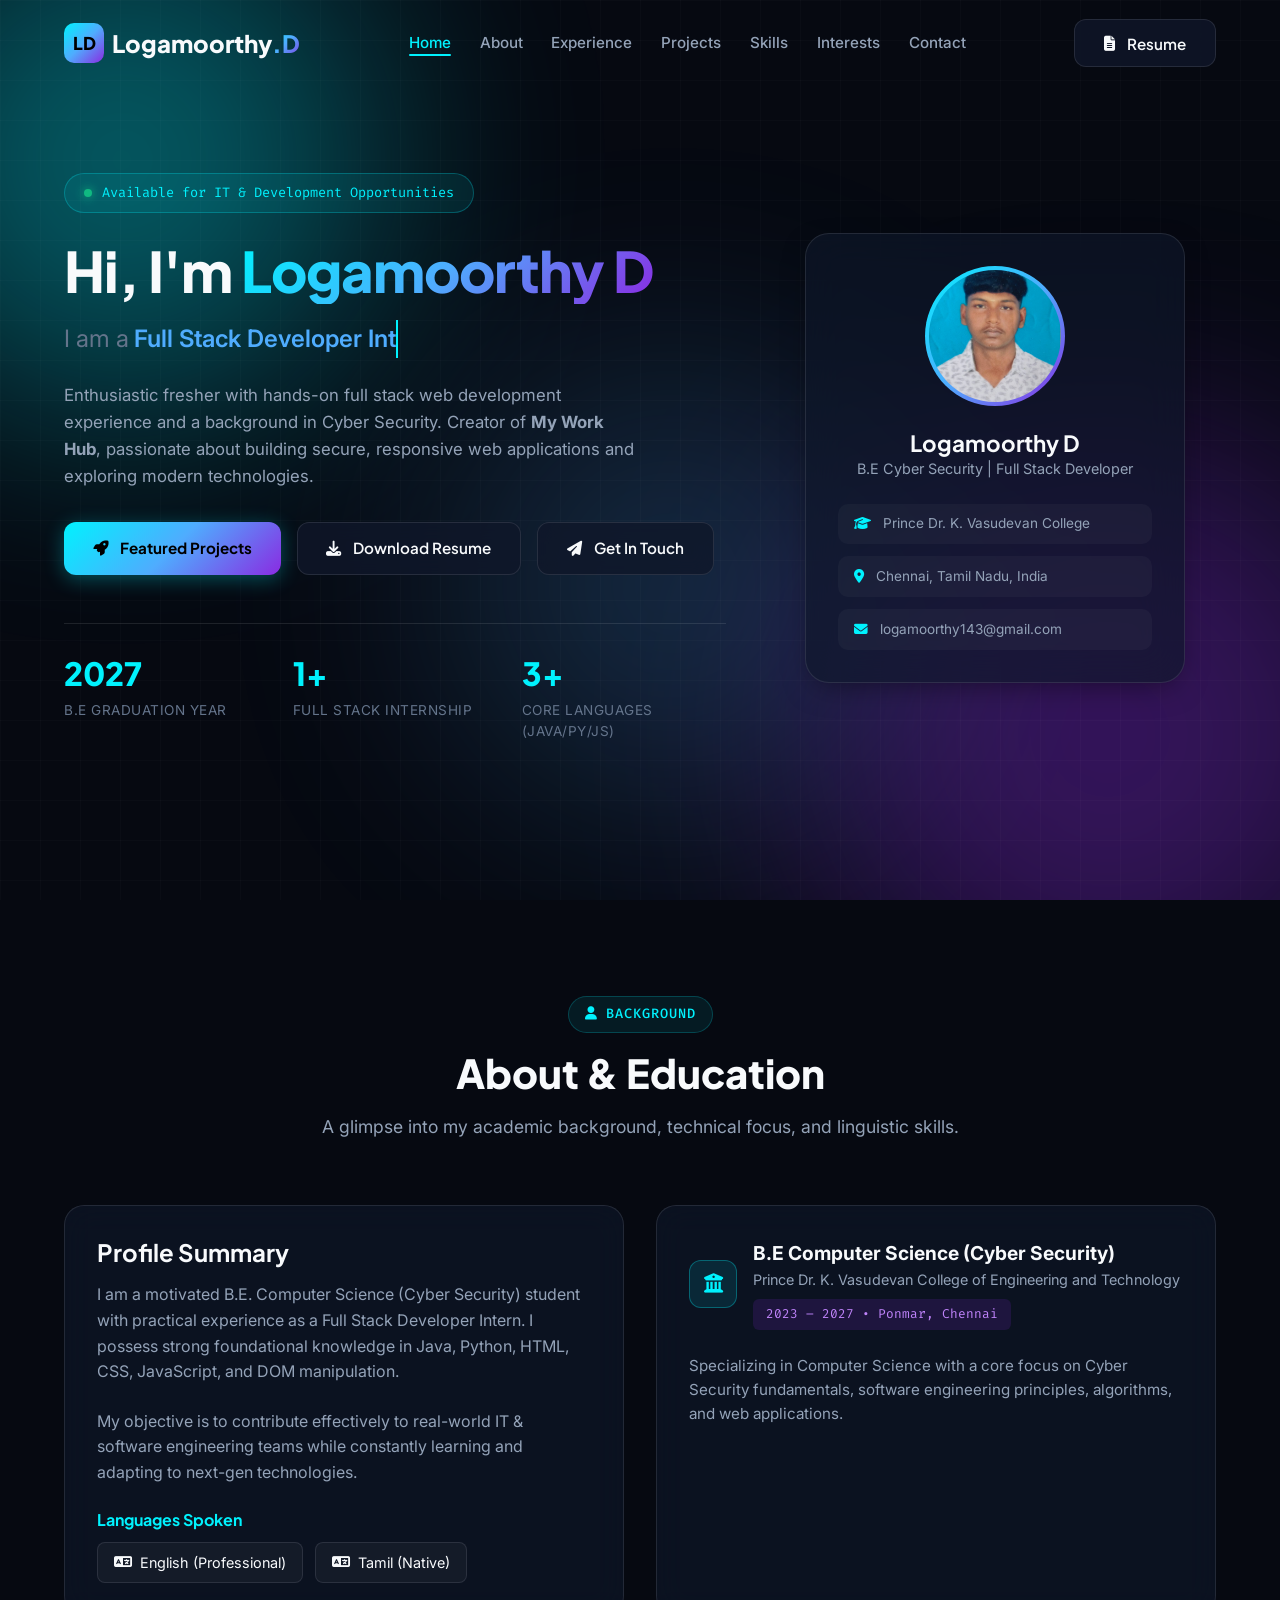
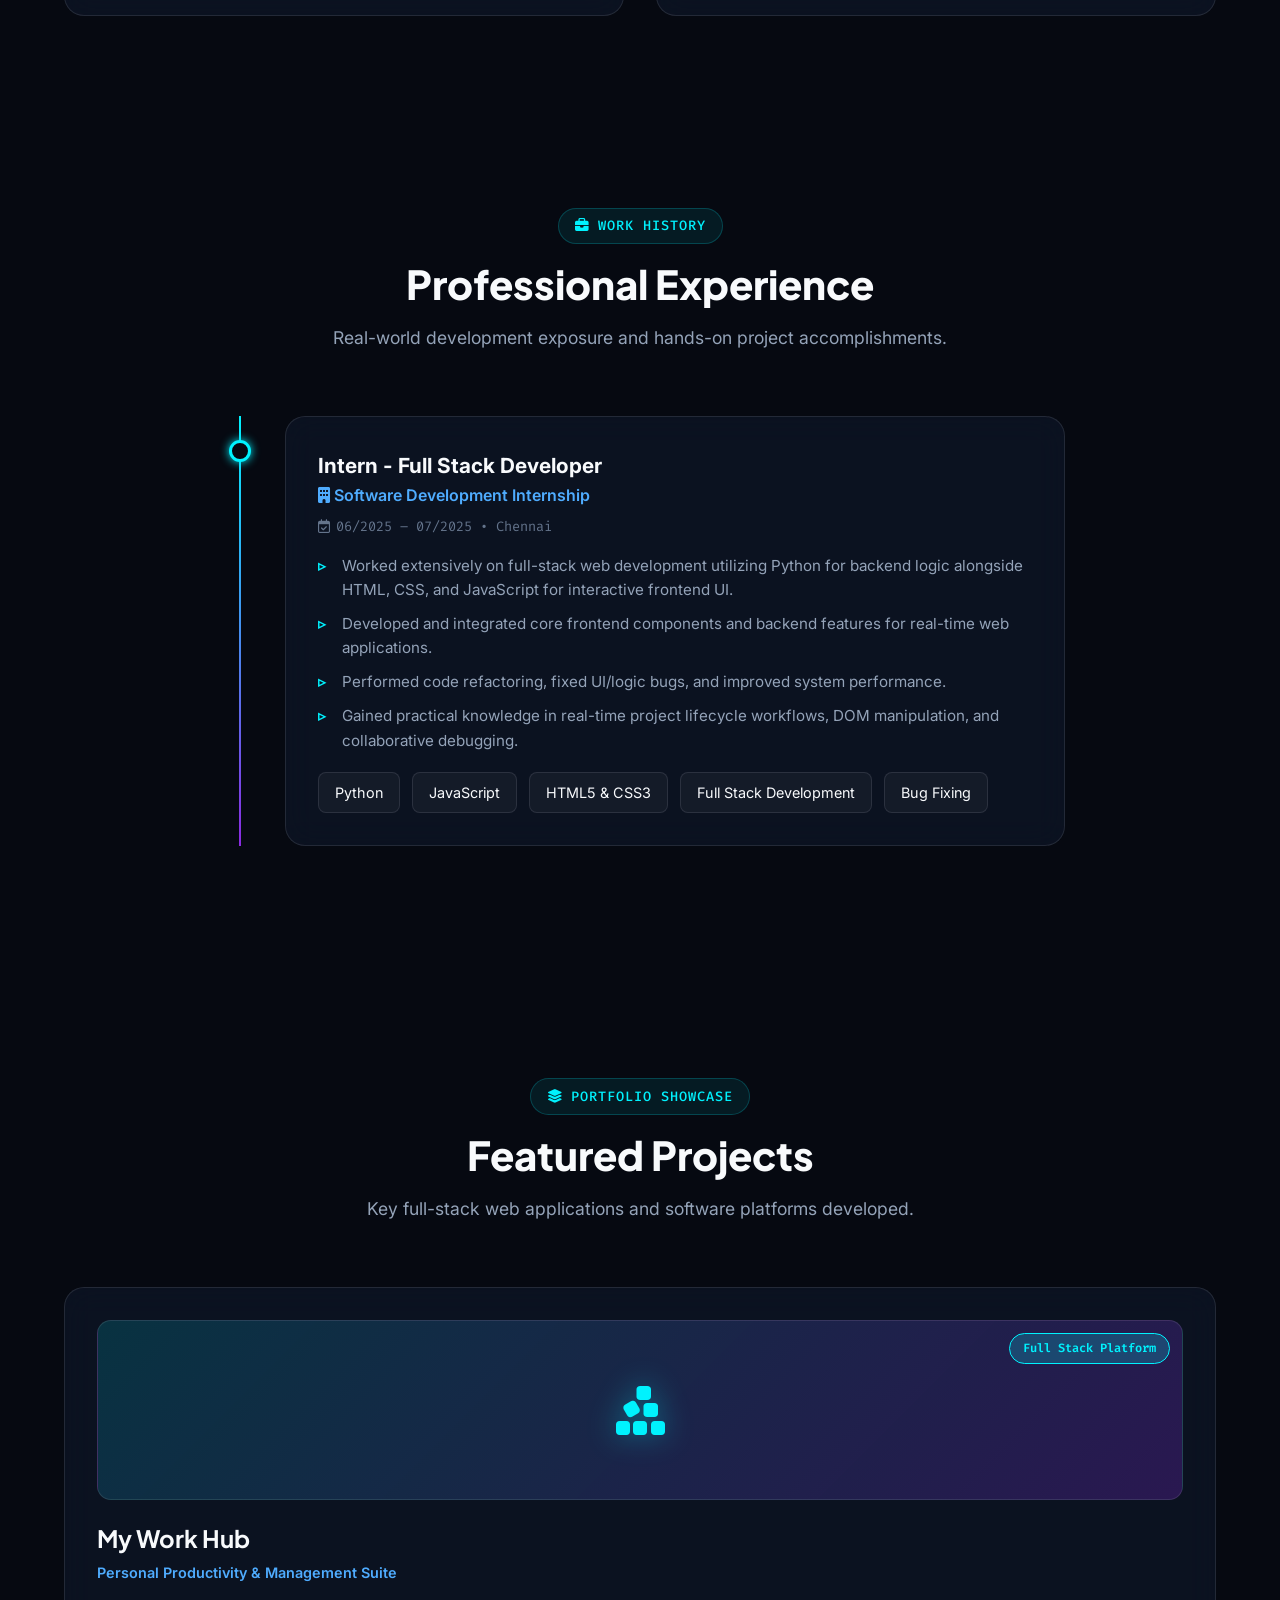
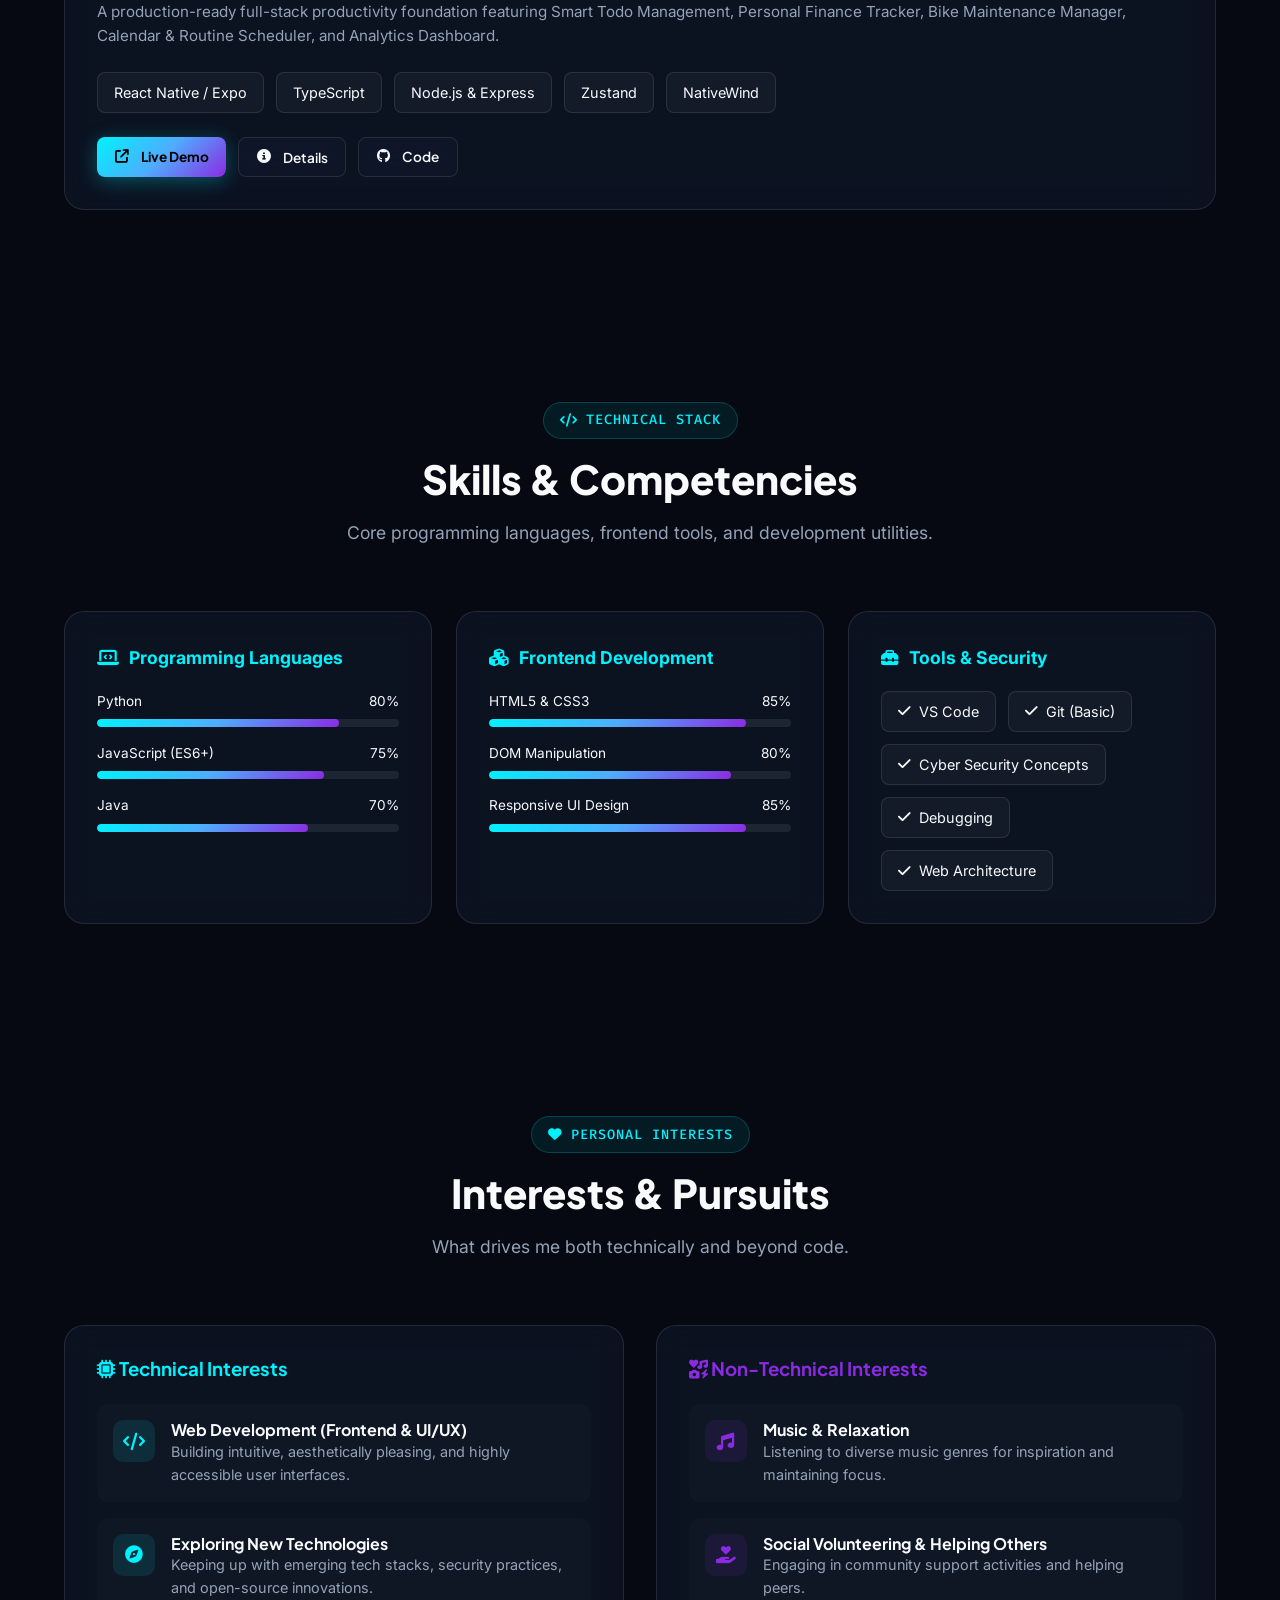
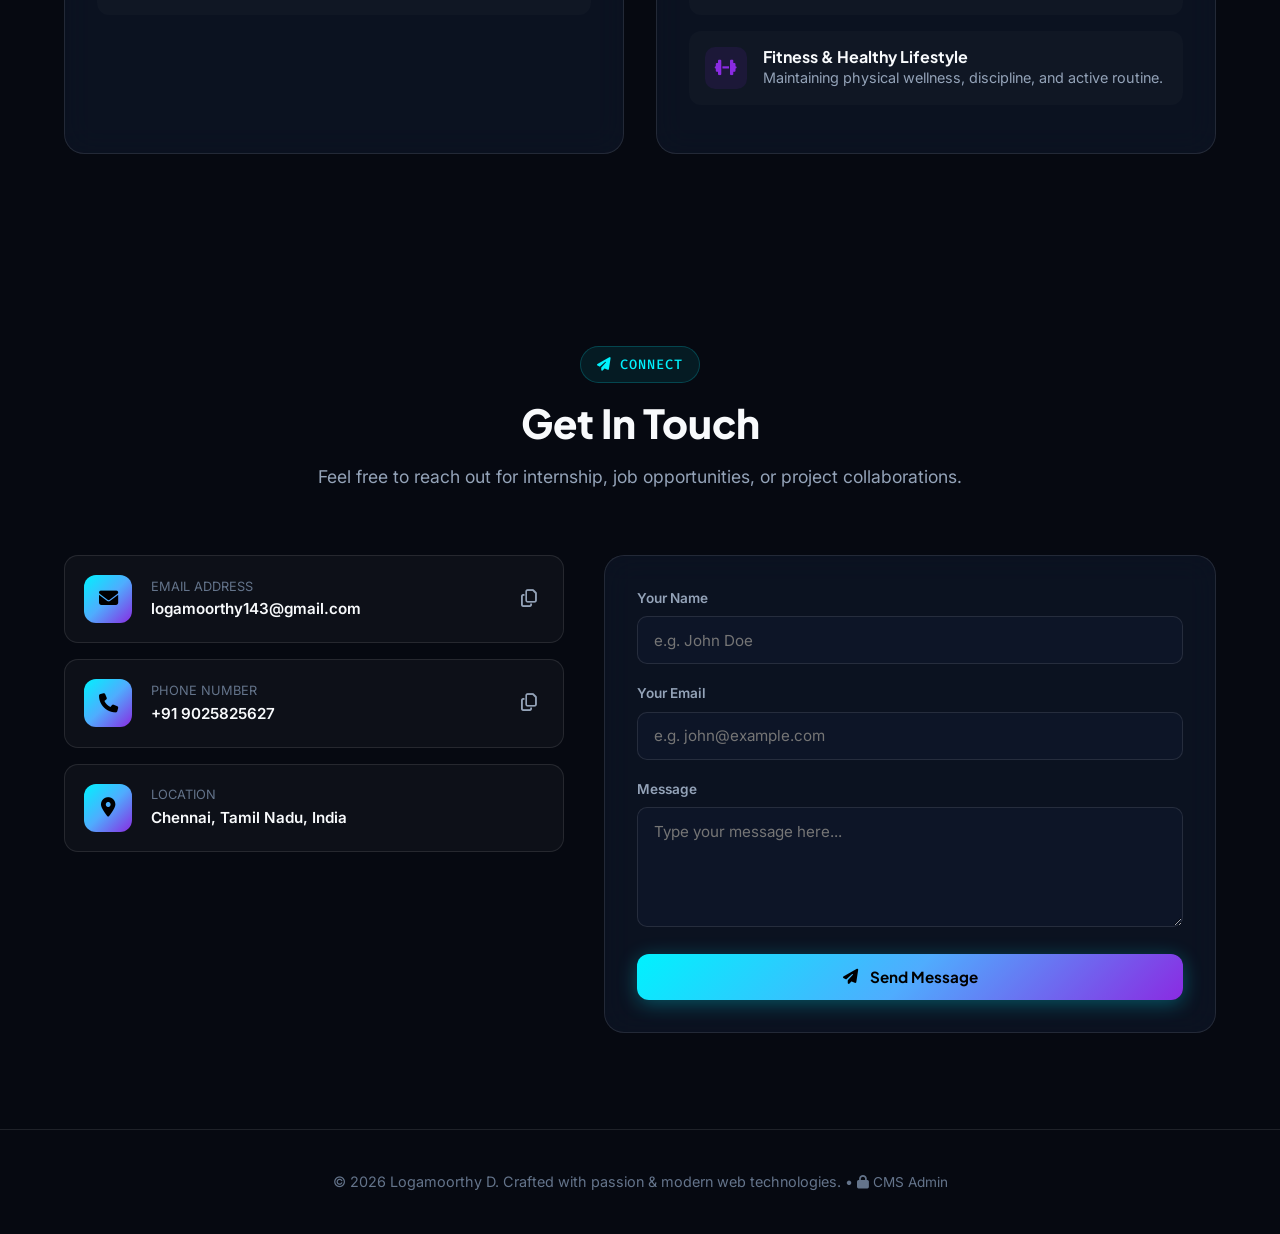
<file: index.html>
<!DOCTYPE html>
<html lang="en">
<head>
  <meta charset="UTF-8">
  <meta name="viewport" content="width=device-width, initial-scale=1.0">
  <title>Logamoorthy D | Full Stack Developer & Cyber Security Enthusiast</title>
  <meta name="description" content="Portfolio of Logamoorthy D - B.E. Cyber Security Student & Full Stack Developer Intern featuring My Work Hub project, Java, Python, and JavaScript skills.">
  
  <!-- FontAwesome Icons -->
  <link rel="stylesheet" href="https://cdnjs.cloudflare.com/ajax/libs/font-awesome/6.5.1/css/all.min.css">
  
  <!-- Stylesheet -->
  <link rel="stylesheet" href="style.css">

  <!-- Netlify Identity Widget -->
  <script src="https://identity.netlify.com/v1/netlify-identity-widget.js"></script>
</head>
<body>

  <!-- Ambient Animated Lighting -->
  <div class="bg-ambient">
    <div class="orb orb-1"></div>
    <div class="orb orb-2"></div>
    <div class="orb orb-3"></div>
  </div>
  <div class="grid-overlay"></div>

  <!-- Navbar -->
  <header class="navbar" id="navbar">
    <div class="container nav-container">
      <a href="#home" class="logo">
        <span class="logo-icon">LD</span>
        <span>Logamoorthy<span class="text-gradient">.D</span></span>
      </a>

      <ul class="nav-links" id="nav-links">
        <li><a href="#home" class="nav-link active">Home</a></li>
        <li><a href="#about" class="nav-link">About</a></li>
        <li><a href="#experience" class="nav-link">Experience</a></li>
        <li><a href="#projects" class="nav-link">Projects</a></li>
        <li><a href="#skills" class="nav-link">Skills</a></li>
        <li><a href="#interests" class="nav-link">Interests</a></li>
        <li><a href="#contact" class="nav-link">Contact</a></li>
      </ul>

      <div class="nav-actions">
        <button class="btn btn-outline" id="open-modal-btn">
          <i class="fa-solid fa-file-lines"></i> Resume
        </button>
        <button class="mobile-toggle" id="mobile-toggle" aria-label="Toggle Menu">
          <i class="fa-solid fa-bars"></i>
        </button>
      </div>
    </div>
  </header>

  <!-- Hero Section -->
  <section class="hero" id="home">
    <div class="container hero-grid">
      <div class="hero-content">
        <div class="hero-badge">
          <span class="badge-dot"></span>
          <span class="badge-text" id="hero-badge-text">Available for IT & Development Opportunities</span>
        </div>

        <h1 class="hero-title">
          Hi, I'm <span class="text-gradient" id="hero-name">Logamoorthy D</span>
        </h1>

        <div class="typewriter-wrapper">
          <span class="typewriter-prefix">I am a </span>
          <span class="typewriter-text" id="typewriter"></span>
        </div>

        <p class="hero-bio" id="hero-bio">
          Enthusiastic fresher with hands-on full stack web development experience and a background in Cyber Security. Creator of <strong>My Work Hub</strong>, passionate about building secure, responsive web applications and exploring modern technologies.
        </p>

        <div class="hero-ctas">
          <a href="#projects" class="btn btn-primary">
            <i class="fa-solid fa-rocket"></i> Featured Projects
          </a>
          <a href="resume.pdf" download="Logamoorthy_D_Resume.pdf" class="btn btn-outline" id="hero-resume-download" title="Download PDF Resume">
            <i class="fa-solid fa-download"></i> Download Resume
          </a>
          <a href="#contact" class="btn btn-outline">
            <i class="fa-solid fa-paper-plane"></i> Get In Touch
          </a>
        </div>

        <div class="hero-stats">
          <div class="stat-card">
            <div class="stat-number"><span class="counter" data-target="2027" id="stat-grad-year">0</span></div>
            <div class="stat-label">B.E Graduation Year</div>
          </div>
          <div class="stat-card">
            <div class="stat-number"><span class="counter" data-target="1" id="stat-internship">0</span>+</div>
            <div class="stat-label">Full Stack Internship</div>
          </div>
          <div class="stat-card">
            <div class="stat-number"><span class="counter" data-target="3" id="stat-languages">0</span>+</div>
            <div class="stat-label">Core Languages (Java/Py/JS)</div>
          </div>
        </div>
      </div>

      <!-- Hero Visual Profile Card -->
      <div class="hero-visual">
        <div class="avatar-card">
          <div class="avatar-image-box">
            <img src="profile.jpg" alt="Logamoorthy D" class="profile-img" onerror="this.style.display='none'; this.nextElementSibling.style.display='flex';">
            <div class="avatar-inner" style="display: none;">
              <i class="fa-solid fa-user-shield"></i>
            </div>
          </div>

          <h3 class="card-name" id="card-name">Logamoorthy D</h3>
          <p class="card-role" id="card-role">B.E Cyber Security | Full Stack Developer</p>

          <div class="info-pills">
            <div class="info-pill">
              <i class="fa-solid fa-graduation-cap"></i>
              <span id="card-institution">Prince Dr. K. Vasudevan College</span>
            </div>
            <div class="info-pill">
              <i class="fa-solid fa-location-dot"></i>
              <span id="card-location">Chennai, Tamil Nadu, India</span>
            </div>
            <div class="info-pill">
              <i class="fa-solid fa-envelope"></i>
              <span id="card-email">logamoorthy143@gmail.com</span>
            </div>
          </div>
        </div>
      </div>
    </div>
  </section>

  <!-- About & Education Section -->
  <section id="about">
    <div class="container">
      <div class="section-header">
        <span class="section-tag"><i class="fa-solid fa-user"></i> Background</span>
        <h2 class="section-title">About & Education</h2>
        <p class="section-subtitle">A glimpse into my academic background, technical focus, and linguistic skills.</p>
      </div>

      <div class="about-grid">
        <!-- Profile Summary Card -->
        <div class="glass-card about-text-card">
          <h3>Profile Summary</h3>
          <div id="about-summary-container">
            <p>
              I am a motivated B.E. Computer Science (Cyber Security) student with practical experience as a Full Stack Developer Intern. I possess strong foundational knowledge in Java, Python, HTML, CSS, JavaScript, and DOM manipulation.
            </p>
            <p>
              My objective is to contribute effectively to real-world IT & software engineering teams while constantly learning and adapting to next-gen technologies.
            </p>
          </div>
          
          <div style="margin-top: 1.5rem;">
            <h4 style="margin-bottom: 0.8rem; font-size: 1rem; color: var(--accent-cyan);">Languages Spoken</h4>
            <div class="tags-wrapper" id="about-languages-container">
              <div class="skill-tag"><i class="fa-solid fa-language"></i> English (Professional)</div>
              <div class="skill-tag"><i class="fa-solid fa-language"></i> Tamil (Native)</div>
            </div>
          </div>
        </div>

        <!-- Education Card -->
        <div class="glass-card education-card" id="education-card-container">
          <div class="edu-header">
            <div class="edu-icon">
              <i class="fa-solid fa-university"></i>
            </div>
            <div>
              <div class="edu-degree" id="edu-degree">B.E Computer Science (Cyber Security)</div>
              <div class="edu-institution" id="edu-institution">Prince Dr. K. Vasudevan College of Engineering and Technology</div>
              <span class="edu-badge" id="edu-badge">2023 – 2027 • Ponmar, Chennai</span>
            </div>
          </div>
          <p id="edu-description" style="color: var(--text-sub); font-size: 0.95rem; margin-top: 1rem;">
            Specializing in Computer Science with a core focus on Cyber Security fundamentals, software engineering principles, algorithms, and web applications.
          </p>
        </div>
      </div>
    </div>
  </section>

  <!-- Experience Section -->
  <section id="experience">
    <div class="container">
      <div class="section-header">
        <span class="section-tag"><i class="fa-solid fa-briefcase"></i> Work History</span>
        <h2 class="section-title">Professional Experience</h2>
        <p class="section-subtitle">Real-world development exposure and hands-on project accomplishments.</p>
      </div>

      <div class="timeline" id="experience-timeline">
        <div class="timeline-item">
          <div class="timeline-dot"></div>
          <div class="glass-card">
            <div class="exp-role">Intern - Full Stack Developer</div>
            <div class="exp-company"><i class="fa-solid fa-building"></i> Software Development Internship</div>
            <div class="exp-date"><i class="fa-regular fa-calendar-check"></i> 06/2025 – 07/2025 • Chennai</div>
            
            <ul class="exp-bullets">
              <li>Worked extensively on full-stack web development utilizing Python for backend logic alongside HTML, CSS, and JavaScript for interactive frontend UI.</li>
              <li>Developed and integrated core frontend components and backend features for real-time web applications.</li>
              <li>Performed code refactoring, fixed UI/logic bugs, and improved system performance.</li>
              <li>Gained practical knowledge in real-time project lifecycle workflows, DOM manipulation, and collaborative debugging.</li>
            </ul>

            <div class="tags-wrapper" style="margin-top: 1.2rem;">
              <span class="skill-tag">Python</span>
              <span class="skill-tag">JavaScript</span>
              <span class="skill-tag">HTML5 & CSS3</span>
              <span class="skill-tag">Full Stack Development</span>
              <span class="skill-tag">Bug Fixing</span>
            </div>
          </div>
        </div>
      </div>
    </div>
  </section>

  <!-- Featured Projects Section -->
  <section id="projects">
    <div class="container">
      <div class="section-header">
        <span class="section-tag"><i class="fa-solid fa-layer-group"></i> Portfolio Showcase</span>
        <h2 class="section-title">Featured Projects</h2>
        <p class="section-subtitle">Key full-stack web applications and software platforms developed.</p>
      </div>

      <div class="projects-grid" id="projects-grid">
        <!-- Project 1: My Work Hub -->
        <div class="glass-card project-card">
          <div class="project-banner">
            <span class="project-badge">Full Stack Platform</span>
            <i class="fa-solid fa-cubes-stacked"></i>
          </div>

          <h3 class="project-title">My Work Hub</h3>
          <div class="project-subtitle">Personal Productivity & Management Suite</div>
          <p class="project-desc">
            A production-ready full-stack productivity foundation featuring Smart Todo Management, Personal Finance Tracker, Bike Maintenance Manager, Calendar & Routine Scheduler, and Analytics Dashboard.
          </p>

          <div class="tags-wrapper" style="margin-bottom: 1.5rem;">
            <span class="skill-tag">React Native / Expo</span>
            <span class="skill-tag">TypeScript</span>
            <span class="skill-tag">Node.js & Express</span>
            <span class="skill-tag">Zustand</span>
            <span class="skill-tag">NativeWind</span>
          </div>

          <div class="project-links">
            <a href="https://my-work-hub-08.netlify.app/" target="_blank" class="btn btn-primary btn-sm">
              <i class="fa-solid fa-arrow-up-right-from-square"></i> Live Demo
            </a>
            <button class="btn btn-outline btn-sm" id="workhub-demo-btn" title="View Project Details">
              <i class="fa-solid fa-circle-info"></i> Details
            </button>
            <a href="https://github.com/logamoorthy-2006/my_work_hub" target="_blank" class="btn btn-outline btn-sm">
              <i class="fa-brands fa-github"></i> Code
            </a>
          </div>
        </div>

      </div>
    </div>
  </section>

  <!-- Skills Section -->
  <section id="skills">
    <div class="container">
      <div class="section-header">
        <span class="section-tag"><i class="fa-solid fa-code"></i> Technical Stack</span>
        <h2 class="section-title">Skills & Competencies</h2>
        <p class="section-subtitle">Core programming languages, frontend tools, and development utilities.</p>
      </div>

      <div class="skills-grid" id="skills-grid">
        <!-- Category 1: Languages -->
        <div class="glass-card skill-category">
          <div class="category-title">
            <i class="fa-solid fa-laptop-code"></i> Programming Languages
          </div>

          <div class="skill-bar-wrapper">
            <div class="skill-info"><span>Python</span><span>80%</span></div>
            <div class="skill-progress-bg"><div class="skill-progress-fill" data-progress="80%"></div></div>
          </div>
          
          <div class="skill-bar-wrapper">
            <div class="skill-info"><span>JavaScript (ES6+)</span><span>75%</span></div>
            <div class="skill-progress-bg"><div class="skill-progress-fill" data-progress="75%"></div></div>
          </div>

          <div class="skill-bar-wrapper">
            <div class="skill-info"><span>Java</span><span>70%</span></div>
            <div class="skill-progress-bg"><div class="skill-progress-fill" data-progress="70%"></div></div>
          </div>
        </div>

        <!-- Category 2: Frontend & UI -->
        <div class="glass-card skill-category">
          <div class="category-title">
            <i class="fa-solid fa-cubes"></i> Frontend Development
          </div>

          <div class="skill-bar-wrapper">
            <div class="skill-info"><span>HTML5 & CSS3</span><span>85%</span></div>
            <div class="skill-progress-bg"><div class="skill-progress-fill" data-progress="85%"></div></div>
          </div>

          <div class="skill-bar-wrapper">
            <div class="skill-info"><span>DOM Manipulation</span><span>80%</span></div>
            <div class="skill-progress-bg"><div class="skill-progress-fill" data-progress="80%"></div></div>
          </div>

          <div class="skill-bar-wrapper">
            <div class="skill-info"><span>Responsive UI Design</span><span>85%</span></div>
            <div class="skill-progress-bg"><div class="skill-progress-fill" data-progress="85%"></div></div>
          </div>
        </div>

        <!-- Category 3: Tools & Domain -->
        <div class="glass-card skill-category">
          <div class="category-title">
            <i class="fa-solid fa-toolbox"></i> Tools & Security
          </div>

          <div class="tags-wrapper" style="margin-top: 0.5rem;">
            <div class="skill-tag"><i class="fa-solid fa-code"></i> VS Code</div>
            <div class="skill-tag"><i class="fa-brands fa-git-alt"></i> Git (Basic)</div>
            <div class="skill-tag"><i class="fa-solid fa-shield-halved"></i> Cyber Security Concepts</div>
            <div class="skill-tag"><i class="fa-solid fa-bug"></i> Debugging</div>
            <div class="skill-tag"><i class="fa-solid fa-network-wired"></i> Web Architecture</div>
          </div>
        </div>
      </div>
    </div>
  </section>

  <!-- Interests Section -->
  <section id="interests">
    <div class="container">
      <div class="section-header">
        <span class="section-tag"><i class="fa-solid fa-heart"></i> Personal Interests</span>
        <h2 class="section-title">Interests & Pursuits</h2>
        <p class="section-subtitle">What drives me both technically and beyond code.</p>
      </div>

      <div class="interests-grid">
        <!-- Technical Interests -->
        <div class="glass-card">
          <h3 style="margin-bottom: 1.5rem; color: var(--accent-cyan);">
            <i class="fa-solid fa-microchip"></i> Technical Interests
          </h3>
          
          <div class="interest-item">
            <div class="interest-icon"><i class="fa-solid fa-code"></i></div>
            <div>
              <h4 style="font-size: 1rem;">Web Development (Frontend & UI/UX)</h4>
              <p style="color: var(--text-sub); font-size: 0.9rem;">Building intuitive, aesthetically pleasing, and highly accessible user interfaces.</p>
            </div>
          </div>

          <div class="interest-item">
            <div class="interest-icon"><i class="fa-solid fa-compass"></i></div>
            <div>
              <h4 style="font-size: 1rem;">Exploring New Technologies</h4>
              <p style="color: var(--text-sub); font-size: 0.9rem;">Keeping up with emerging tech stacks, security practices, and open-source innovations.</p>
            </div>
          </div>
        </div>

        <!-- Non-Technical Interests -->
        <div class="glass-card">
          <h3 style="margin-bottom: 1.5rem; color: var(--accent-purple);">
            <i class="fa-solid fa-icons"></i> Non-Technical Interests
          </h3>

          <div class="interest-item">
            <div class="interest-icon" style="background: rgba(138, 43, 226, 0.1); color: var(--accent-purple);"><i class="fa-solid fa-music"></i></div>
            <div>
              <h4 style="font-size: 1rem;">Music & Relaxation</h4>
              <p style="color: var(--text-sub); font-size: 0.9rem;">Listening to diverse music genres for inspiration and maintaining focus.</p>
            </div>
          </div>

          <div class="interest-item">
            <div class="interest-icon" style="background: rgba(138, 43, 226, 0.1); color: var(--accent-purple);"><i class="fa-solid fa-hand-holding-heart"></i></div>
            <div>
              <h4 style="font-size: 1rem;">Social Volunteering & Helping Others</h4>
              <p style="color: var(--text-sub); font-size: 0.9rem;">Engaging in community support activities and helping peers.</p>
            </div>
          </div>

          <div class="interest-item">
            <div class="interest-icon" style="background: rgba(138, 43, 226, 0.1); color: var(--accent-purple);"><i class="fa-solid fa-dumbbell"></i></div>
            <div>
              <h4 style="font-size: 1rem;">Fitness & Healthy Lifestyle</h4>
              <p style="color: var(--text-sub); font-size: 0.9rem;">Maintaining physical wellness, discipline, and active routine.</p>
            </div>
          </div>
        </div>
      </div>
    </div>
  </section>

  <!-- Contact Section -->
  <section id="contact">
    <div class="container">
      <div class="section-header">
        <span class="section-tag"><i class="fa-solid fa-paper-plane"></i> Connect</span>
        <h2 class="section-title">Get In Touch</h2>
        <p class="section-subtitle">Feel free to reach out for internship, job opportunities, or project collaborations.</p>
      </div>

      <div class="contact-grid">
        <!-- Direct Contact info -->
        <div>
          <div class="contact-card-item">
            <div class="contact-icon"><i class="fa-solid fa-envelope"></i></div>
            <div class="contact-details">
              <div class="contact-label">Email Address</div>
              <div class="contact-value" id="email-text">logamoorthy143@gmail.com</div>
            </div>
            <button class="copy-btn" id="copy-email-btn" title="Copy Email">
              <i class="fa-regular fa-copy"></i>
            </button>
          </div>

          <div class="contact-card-item">
            <div class="contact-icon"><i class="fa-solid fa-phone"></i></div>
            <div class="contact-details">
              <div class="contact-label">Phone Number</div>
              <div class="contact-value" id="phone-text">+91 9025825627</div>
            </div>
            <button class="copy-btn" id="copy-phone-btn" title="Copy Phone">
              <i class="fa-regular fa-copy"></i>
            </button>
          </div>

          <div class="contact-card-item">
            <div class="contact-icon"><i class="fa-solid fa-location-dot"></i></div>
            <div class="contact-details">
              <div class="contact-label">Location</div>
              <div class="contact-value" id="location-text">Chennai, Tamil Nadu, India</div>
            </div>
          </div>
        </div>

        <!-- Contact Form -->
        <div class="glass-card">
          <form id="contact-form">
            <div class="form-group">
              <label class="form-label" for="user-name">Your Name</label>
              <input type="text" id="user-name" class="form-input" placeholder="e.g. John Doe" required>
            </div>

            <div class="form-group">
              <label class="form-label" for="user-email">Your Email</label>
              <input type="email" id="user-email" class="form-input" placeholder="e.g. john@example.com" required>
            </div>

            <div class="form-group">
              <label class="form-label" for="user-message">Message</label>
              <textarea id="user-message" class="form-textarea" placeholder="Type your message here..." required></textarea>
            </div>

            <button type="submit" class="btn btn-primary" style="width: 100%;">
              <i class="fa-solid fa-paper-plane"></i> Send Message
            </button>
          </form>
        </div>
      </div>
    </div>
  </section>

  <!-- Footer -->
  <footer>
    <div class="container">
      <p>© 2026 Logamoorthy D. Crafted with passion & modern web technologies. • <a href="/admin/" style="color: var(--text-muted); font-size: 0.85rem; text-decoration: none;"><i class="fa-solid fa-lock"></i> CMS Admin</a></p>
    </div>
  </footer>

  <!-- Toast Notification -->
  <div class="toast" id="toast">
    <i class="fa-solid fa-circle-check"></i>
    <span id="toast-message">Notification message here</span>
  </div>

  <!-- Project Live Demo Preview Modal -->
  <div class="modal-overlay" id="workhub-modal">
    <div class="modal-box">
      <button class="modal-close" id="close-workhub-modal"><i class="fa-solid fa-xmark"></i></button>
      
      <div style="border-bottom: 1px solid var(--border-light); padding-bottom: 1rem; margin-bottom: 1.5rem;">
        <span class="project-badge">Live Interactive Showcase</span>
        <h2 style="font-size: 1.8rem; color: var(--accent-cyan); margin-top: 0.5rem;">My Work Hub</h2>
        <p style="color: var(--text-sub);">Full Stack Personal Productivity & Management Platform</p>
      </div>

      <div style="display: grid; grid-template-columns: repeat(auto-fit, minmax(200px, 1fr)); gap: 1rem; margin-bottom: 1.5rem;">
        <div style="background: rgba(255,255,255,0.03); padding: 1rem; border-radius: 12px; border: 1px solid var(--border-light);">
          <i class="fa-solid fa-list-check" style="color: var(--accent-cyan); font-size: 1.5rem; margin-bottom: 0.5rem;"></i>
          <h4 style="font-size: 0.95rem;">Smart Todo</h4>
          <p style="color: var(--text-muted); font-size: 0.8rem;">Task organization with state management</p>
        </div>

        <div style="background: rgba(255,255,255,0.03); padding: 1rem; border-radius: 12px; border: 1px solid var(--border-light);">
          <i class="fa-solid fa-wallet" style="color: var(--accent-blue); font-size: 1.5rem; margin-bottom: 0.5rem;"></i>
          <h4 style="font-size: 0.95rem;">Finance Tracker</h4>
          <p style="color: var(--text-muted); font-size: 0.8rem;">Income, expense, and budget analytics</p>
        </div>

        <div style="background: rgba(255,255,255,0.03); padding: 1rem; border-radius: 12px; border: 1px solid var(--border-light);">
          <i class="fa-solid fa-motorcycle" style="color: var(--accent-purple); font-size: 1.5rem; margin-bottom: 0.5rem;"></i>
          <h4 style="font-size: 0.95rem;">Bike Manager</h4>
          <p style="color: var(--text-muted); font-size: 0.8rem;">Service tracking & maintenance logs</p>
        </div>

        <div style="background: rgba(255,255,255,0.03); padding: 1rem; border-radius: 12px; border: 1px solid var(--border-light);">
          <i class="fa-solid fa-chart-line" style="color: var(--accent-magenta); font-size: 1.5rem; margin-bottom: 0.5rem;"></i>
          <h4 style="font-size: 0.95rem;">Analytics & Routine</h4>
          <p style="color: var(--text-muted); font-size: 0.8rem;">Productivity metrics and habits</p>
        </div>
      </div>

      <p style="color: var(--text-sub); font-size: 0.95rem; margin-bottom: 1.5rem;">
        Built with <strong>Expo SDK 57, React Native, TypeScript, Node.js, Express, NativeWind, and Zustand</strong> for fast local UI state management and scalable API integration.
      </p>

      <div style="display: flex; gap: 1rem; flex-wrap: wrap;">
        <a href="https://my-work-hub-08.netlify.app/" target="_blank" class="btn btn-primary">
          <i class="fa-solid fa-arrow-up-right-from-square"></i> Open Live App
        </a>
        <a href="https://github.com/logamoorthy-2006/my_work_hub" target="_blank" class="btn btn-outline">
          <i class="fa-brands fa-github"></i> GitHub Repository
        </a>
      </div>
    </div>
  </div>

  <!-- Resume Preview Modal -->
  <div class="modal-overlay" id="resume-modal">
    <div class="modal-box modal-lg">
      <div class="modal-header">
        <div class="modal-title-group">
          <i class="fa-solid fa-file-pdf modal-title-icon"></i>
          <div>
            <h3 class="modal-title">Logamoorthy D — Official Resume</h3>
            <p class="modal-subtitle">PDF Document Preview (1 Page)</p>
          </div>
        </div>
        <button class="modal-close" id="close-modal-btn" aria-label="Close Modal">
          <i class="fa-solid fa-xmark"></i>
        </button>
      </div>

      <div class="modal-body pdf-body">
        <iframe src="resume.pdf#toolbar=0&navpanes=0" class="pdf-frame" id="resume-frame" title="Logamoorthy D Resume PDF"></iframe>
      </div>

      <div class="modal-footer">
        <a href="resume.pdf" download="Logamoorthy_D_Resume.pdf" class="btn btn-primary" id="modal-resume-download">
          <i class="fa-solid fa-download"></i> Download PDF Resume
        </a>
        <a href="resume.pdf" target="_blank" class="btn btn-outline" id="modal-resume-open">
          <i class="fa-solid fa-up-right-from-square"></i> Open in New Tab
        </a>
      </div>
    </div>
  </div>

  <!-- Netlify Identity Redirection Script -->
  <script>
    if (window.netlifyIdentity) {
      window.netlifyIdentity.on("init", function(user) {
        if (!user) {
          window.netlifyIdentity.on("login", function() {
            document.location.href = "/admin/";
          });
        }
      });
    }
  </script>

  <!-- JavaScript -->
  <script src="script.js"></script>
</body>
</html>
</file>
<file: style.css>
/* ==========================================================================
   Portfolio CSS Design System - Logamoorthy D
   Theme: Modern Cyber Tech Dark & Glassmorphism
   ========================================================================== */

@import url('https://fonts.googleapis.com/css2?family=Fira+Code:wght@400;500;600&family=Inter:wght@300;400;500;600;700&family=Plus+Jakarta+Sans:wght@400;500;600;700;800&display=swap');

:root {
  /* Color Palette */
  --bg-dark: #060911;
  --bg-card: rgba(15, 23, 42, 0.65);
  --bg-card-hover: rgba(24, 35, 62, 0.85);
  --bg-glass: rgba(10, 16, 30, 0.75);
  
  --accent-cyan: #00f2fe;
  --accent-blue: #4facfe;
  --accent-purple: #8a2be2;
  --accent-magenta: #f72585;
  
  --gradient-cyber: linear-gradient(135deg, var(--accent-cyan) 0%, var(--accent-blue) 50%, var(--accent-purple) 100%);
  --gradient-card: linear-gradient(145deg, rgba(255, 255, 255, 0.05) 0%, rgba(255, 255, 255, 0.01) 100%);
  --gradient-glow: radial-gradient(circle at center, rgba(0, 242, 254, 0.15) 0%, transparent 70%);

  --text-main: #f8fafc;
  --text-sub: #94a3b8;
  --text-muted: #64748b;
  --border-light: rgba(255, 255, 255, 0.1);
  --border-glow: rgba(0, 242, 254, 0.4);

  --font-main: 'Plus Jakarta Sans', sans-serif;
  --font-body: 'Inter', sans-serif;
  --font-code: 'Fira Code', monospace;

  --transition-fast: all 0.2s cubic-bezier(0.4, 0, 0.2, 1);
  --transition-normal: all 0.3s cubic-bezier(0.4, 0, 0.2, 1);
  --transition-bounce: all 0.4s cubic-bezier(0.175, 0.885, 0.32, 1.275);
  
  --shadow-sm: 0 4px 12px rgba(0, 0, 0, 0.2);
  --shadow-lg: 0 10px 30px -10px rgba(0, 0, 0, 0.5);
  --shadow-neon: 0 0 20px rgba(0, 242, 254, 0.25);
}

/* Base Resets */
*, *::before, *::after {
  box-sizing: border-box;
  margin: 0;
  padding: 0;
}

html {
  scroll-behavior: smooth;
  font-size: 16px;
}

body {
  background-color: var(--bg-dark);
  color: var(--text-main);
  font-family: var(--font-body);
  line-height: 1.6;
  overflow-x: hidden;
  position: relative;
}

/* Background Ambient Lights */
.bg-ambient {
  position: fixed;
  top: 0;
  left: 0;
  width: 100vw;
  height: 100vh;
  pointer-events: none;
  z-index: 0;
  overflow: hidden;
}

.orb {
  position: absolute;
  border-radius: 50%;
  filter: blur(120px);
  opacity: 0.35;
  animation: orbFloat 18s ease-in-out infinite alternate;
}

.orb-1 {
  top: -10%;
  left: -10%;
  width: 500px;
  height: 500px;
  background: var(--accent-cyan);
}

.orb-2 {
  bottom: -15%;
  right: -10%;
  width: 600px;
  height: 600px;
  background: var(--accent-purple);
  animation-delay: -9s;
}

.orb-3 {
  top: 40%;
  left: 35%;
  width: 450px;
  height: 450px;
  background: var(--accent-blue);
  opacity: 0.2;
}

@keyframes orbFloat {
  0% { transform: translate(0, 0) scale(1); }
  50% { transform: translate(60px, 80px) scale(1.1); }
  100% { transform: translate(-40px, 40px) scale(0.95); }
}

/* Grid Line Overlay */
.grid-overlay {
  position: fixed;
  top: 0;
  left: 0;
  width: 100%;
  height: 100%;
  background-image: 
    linear-gradient(rgba(255, 255, 255, 0.02) 1px, transparent 1px),
    linear-gradient(90deg, rgba(255, 255, 255, 0.02) 1px, transparent 1px);
  background-size: 40px 40px;
  pointer-events: none;
  z-index: 1;
}

/* Utility Containers */
.container {
  max-width: 1200px;
  margin: 0 auto;
  padding: 0 1.5rem;
  position: relative;
  z-index: 2;
}

section {
  padding: 6rem 0;
  position: relative;
}

/* Typography Helpers */
h1, h2, h3, h4 {
  font-family: var(--font-main);
  color: var(--text-main);
  line-height: 1.2;
}

.text-gradient {
  background: var(--gradient-cyber);
  -webkit-background-clip: text;
  -webkit-text-fill-color: transparent;
  display: inline-block;
}

.section-tag {
  display: inline-flex;
  align-items: center;
  gap: 0.5rem;
  padding: 0.4rem 1rem;
  border-radius: 50px;
  background: rgba(0, 242, 254, 0.08);
  border: 1px solid rgba(0, 242, 254, 0.2);
  color: var(--accent-cyan);
  font-family: var(--font-code);
  font-size: 0.85rem;
  font-weight: 500;
  text-transform: uppercase;
  letter-spacing: 1px;
  margin-bottom: 1rem;
}

.section-header {
  text-align: center;
  max-width: 700px;
  margin: 0 auto 4rem;
}

.section-title {
  font-size: 2.5rem;
  font-weight: 800;
  margin-bottom: 1rem;
}

.section-subtitle {
  color: var(--text-sub);
  font-size: 1.1rem;
}

/* Buttons & Micro-interactions */
.btn {
  display: inline-flex;
  align-items: center;
  justify-content: center;
  gap: 0.75rem;
  padding: 0.85rem 1.8rem;
  border-radius: 12px;
  font-family: var(--font-main);
  font-size: 0.95rem;
  font-weight: 600;
  text-decoration: none;
  cursor: pointer;
  transition: var(--transition-normal);
  border: none;
  outline: none;
  position: relative;
  overflow: hidden;
  z-index: 1;
}

.btn-primary {
  background: var(--gradient-cyber);
  color: #000;
  font-weight: 700;
  box-shadow: 0 4px 20px rgba(0, 242, 254, 0.3);
}

.btn-primary:hover {
  transform: translateY(-3px);
  box-shadow: 0 8px 30px rgba(0, 242, 254, 0.5);
}

.btn-outline {
  background: rgba(15, 23, 42, 0.8);
  color: var(--text-main);
  border: 1px solid var(--border-light);
  backdrop-filter: blur(10px);
}

.btn-outline:hover {
  border-color: var(--accent-cyan);
  color: var(--accent-cyan);
  transform: translateY(-3px);
  box-shadow: var(--shadow-neon);
}

.btn-sm {
  padding: 0.5rem 1.1rem;
  font-size: 0.85rem;
  border-radius: 8px;
}

/* Navbar */
.navbar {
  position: fixed;
  top: 0;
  left: 0;
  width: 100%;
  z-index: 1000;
  padding: 1.2rem 0;
  transition: var(--transition-normal);
}

.navbar.scrolled {
  background: var(--bg-glass);
  backdrop-filter: blur(16px);
  padding: 0.8rem 0;
  border-bottom: 1px solid var(--border-light);
  box-shadow: var(--shadow-sm);
}

.nav-container {
  display: flex;
  align-items: center;
  justify-content: space-between;
}

.logo {
  font-family: var(--font-main);
  font-size: 1.5rem;
  font-weight: 800;
  text-decoration: none;
  color: var(--text-main);
  display: flex;
  align-items: center;
  gap: 0.5rem;
}

.logo-icon {
  width: 40px;
  height: 40px;
  border-radius: 10px;
  background: var(--gradient-cyber);
  display: flex;
  align-items: center;
  justify-content: center;
  color: #000;
  font-weight: 800;
  font-size: 1.1rem;
}

.nav-links {
  display: flex;
  align-items: center;
  gap: 1.8rem;
  list-style: none;
}

.nav-link {
  color: var(--text-sub);
  text-decoration: none;
  font-size: 0.95rem;
  font-weight: 500;
  transition: var(--transition-fast);
  position: relative;
}

.nav-link:hover, .nav-link.active {
  color: var(--accent-cyan);
}

.nav-link::after {
  content: '';
  position: absolute;
  bottom: -4px;
  left: 0;
  width: 0%;
  height: 2px;
  background: var(--accent-cyan);
  transition: var(--transition-fast);
  border-radius: 2px;
}

.nav-link:hover::after, .nav-link.active::after {
  width: 100%;
}

.nav-actions {
  display: flex;
  align-items: center;
  gap: 1rem;
}

.mobile-toggle {
  display: none;
  background: none;
  border: none;
  color: var(--text-main);
  font-size: 1.5rem;
  cursor: pointer;
}

/* Hero Section */
.hero {
  min-height: 100vh;
  display: flex;
  align-items: center;
  padding-top: 7rem;
}

.hero-grid {
  display: grid;
  grid-template-columns: 1.2fr 0.8fr;
  gap: 3rem;
  align-items: center;
}

.hero-badge {
  display: inline-flex;
  align-items: center;
  gap: 0.6rem;
  padding: 0.5rem 1.2rem;
  border-radius: 30px;
  background: rgba(0, 242, 254, 0.08);
  border: 1px solid rgba(0, 242, 254, 0.25);
  margin-bottom: 1.5rem;
}

.badge-dot {
  width: 8px;
  height: 8px;
  border-radius: 50%;
  background: #10b981;
  box-shadow: 0 0 10px #10b981;
  animation: pulseGreen 2s infinite;
}

@keyframes pulseGreen {
  0%, 100% { opacity: 1; transform: scale(1); }
  50% { opacity: 0.4; transform: scale(0.85); }
}

.badge-text {
  font-size: 0.85rem;
  color: var(--accent-cyan);
  font-family: var(--font-code);
}

.hero-title {
  font-size: 3.5rem;
  font-weight: 800;
  letter-spacing: -1px;
  margin-bottom: 1rem;
}

.typewriter-wrapper {
  font-size: 1.5rem;
  color: var(--text-sub);
  margin-bottom: 1.5rem;
  min-height: 2.2rem;
  display: flex;
  align-items: center;
  gap: 0.3rem;
}

.typewriter-prefix {
  color: var(--text-muted);
}

.typewriter-text {
  color: var(--accent-blue);
  font-weight: 600;
  border-right: 2px solid var(--accent-cyan);
  animation: blink 0.75s step-end infinite;
}

@keyframes blink {
  from, to { border-color: transparent }
  50% { border-color: var(--accent-cyan); }
}

.hero-bio {
  color: var(--text-sub);
  font-size: 1.05rem;
  margin-bottom: 2rem;
  max-width: 580px;
}

.hero-ctas {
  display: flex;
  gap: 1rem;
  flex-wrap: wrap;
  margin-bottom: 3rem;
}

.hero-stats {
  display: grid;
  grid-template-columns: repeat(3, 1fr);
  gap: 1.5rem;
  padding-top: 1.5rem;
  border-top: 1px solid var(--border-light);
}

.stat-card {
  text-align: left;
}

.stat-number {
  font-family: var(--font-main);
  font-size: 2rem;
  font-weight: 800;
  color: var(--accent-cyan);
  display: flex;
  align-items: center;
}

.stat-label {
  font-size: 0.85rem;
  color: var(--text-muted);
  text-transform: uppercase;
  letter-spacing: 0.5px;
}

/* Hero Avatar / Card Visual */
.hero-visual {
  position: relative;
  display: flex;
  justify-content: center;
}

.avatar-card {
  width: 100%;
  max-width: 380px;
  background: var(--bg-card);
  border: 1px solid var(--border-light);
  border-radius: 24px;
  padding: 2rem;
  backdrop-filter: blur(20px);
  box-shadow: var(--shadow-lg);
  position: relative;
  transition: var(--transition-normal);
}

.avatar-card:hover {
  border-color: var(--border-glow);
  box-shadow: var(--shadow-neon);
  transform: translateY(-5px);
}

.avatar-image-box {
  width: 140px;
  height: 140px;
  border-radius: 50%;
  margin: 0 auto 1.5rem;
  background: var(--gradient-cyber);
  padding: 4px;
  position: relative;
  overflow: hidden;
}

.profile-img {
  width: 100%;
  height: 100%;
  border-radius: 50%;
  object-fit: cover;
  display: block;
}

.avatar-inner {
  width: 100%;
  height: 100%;
  border-radius: 50%;
  background: var(--bg-dark);
  display: flex;
  align-items: center;
  justify-content: center;
  font-size: 3.5rem;
  color: var(--accent-cyan);
}

.card-name {
  text-align: center;
  font-size: 1.4rem;
  font-weight: 700;
}

.card-role {
  text-align: center;
  color: var(--text-sub);
  font-size: 0.9rem;
  margin-bottom: 1.5rem;
}

.info-pills {
  display: flex;
  flex-direction: column;
  gap: 0.75rem;
}

.info-pill {
  display: flex;
  align-items: center;
  gap: 0.75rem;
  padding: 0.6rem 1rem;
  border-radius: 10px;
  background: rgba(255, 255, 255, 0.03);
  font-size: 0.85rem;
  color: var(--text-sub);
}

.info-pill i {
  color: var(--accent-cyan);
}

/* Section Cards & Glass System */
.glass-card {
  background: var(--bg-card);
  border: 1px solid var(--border-light);
  border-radius: 20px;
  padding: 2rem;
  backdrop-filter: blur(16px);
  transition: var(--transition-normal);
}

.glass-card:hover {
  background: var(--bg-card-hover);
  border-color: rgba(0, 242, 254, 0.3);
  transform: translateY(-5px);
  box-shadow: 0 12px 30px rgba(0, 0, 0, 0.4);
}

/* Projects Section Styles */
.projects-grid {
  display: grid;
  grid-template-columns: repeat(auto-fit, minmax(340px, 1fr));
  gap: 2rem;
}

.project-card {
  display: flex;
  flex-direction: column;
  height: 100%;
  position: relative;
  overflow: hidden;
}

.project-banner {
  height: 180px;
  border-radius: 14px;
  background: linear-gradient(135deg, rgba(0, 242, 254, 0.15) 0%, rgba(138, 43, 226, 0.25) 100%);
  border: 1px solid var(--border-light);
  display: flex;
  flex-direction: column;
  align-items: center;
  justify-content: center;
  gap: 0.8rem;
  margin-bottom: 1.5rem;
  position: relative;
  overflow: hidden;
}

.project-banner i {
  font-size: 3.5rem;
  color: var(--accent-cyan);
  filter: drop-shadow(0 0 15px rgba(0, 242, 254, 0.4));
}

.project-badge {
  position: absolute;
  top: 12px;
  right: 12px;
  padding: 0.3rem 0.8rem;
  border-radius: 20px;
  background: rgba(0, 242, 254, 0.2);
  border: 1px solid var(--accent-cyan);
  color: var(--accent-cyan);
  font-size: 0.75rem;
  font-family: var(--font-code);
  font-weight: 600;
}

.project-title {
  font-size: 1.5rem;
  font-weight: 700;
  margin-bottom: 0.5rem;

}

.project-subtitle {
  color: var(--accent-blue);
  font-size: 0.9rem;
  font-weight: 600;
  margin-bottom: 1rem;
}

.project-desc {
  color: var(--text-sub);
  font-size: 0.95rem;
  margin-bottom: 1.5rem;
  flex-grow: 1;
}

.project-links {
  display: flex;
  gap: 0.75rem;
  margin-top: auto;
}

/* About Section */
.about-grid {
  display: grid;
  grid-template-columns: 1fr 1fr;
  gap: 2rem;
}

.about-text-card h3 {
  font-size: 1.5rem;
  margin-bottom: 1rem;
}

.about-text-card p {
  color: var(--text-sub);
  margin-bottom: 1.5rem;
}

.education-card {
  position: relative;
  overflow: hidden;
}

.edu-header {
  display: flex;
  align-items: center;
  gap: 1rem;
  margin-bottom: 1.5rem;
}

.edu-icon {
  width: 48px;
  height: 48px;
  border-radius: 12px;
  background: rgba(0, 242, 254, 0.1);
  border: 1px solid rgba(0, 242, 254, 0.3);
  display: flex;
  align-items: center;
  justify-content: center;
  color: var(--accent-cyan);
  font-size: 1.2rem;
}

.edu-degree {
  font-size: 1.2rem;
  font-weight: 700;
}

.edu-institution {
  color: var(--text-sub);
  font-size: 0.9rem;
}

.edu-badge {
  display: inline-block;
  padding: 0.3rem 0.8rem;
  border-radius: 6px;
  background: rgba(138, 43, 226, 0.15);
  color: #c084fc;
  font-size: 0.8rem;
  font-family: var(--font-code);
  margin-top: 0.5rem;
}

/* Experience Section */
.timeline {
  position: relative;
  max-width: 850px;
  margin: 0 auto;
}

.timeline::before {
  content: '';
  position: absolute;
  top: 0;
  left: 24px;
  height: 100%;
  width: 2px;
  background: linear-gradient(to bottom, var(--accent-cyan), var(--accent-purple));
}

.timeline-item {
  position: relative;
  padding-left: 70px;
  margin-bottom: 2.5rem;
}

.timeline-dot {
  position: absolute;
  left: 14px;
  top: 24px;
  width: 22px;
  height: 22px;
  border-radius: 50%;
  background: var(--bg-dark);
  border: 3px solid var(--accent-cyan);
  box-shadow: 0 0 10px var(--accent-cyan);
}

.exp-role {
  font-size: 1.3rem;
  font-weight: 700;
  color: var(--text-main);
}

.exp-company {
  color: var(--accent-blue);
  font-size: 1rem;
  font-weight: 600;
  margin-bottom: 0.5rem;
}

.exp-date {
  font-family: var(--font-code);
  font-size: 0.85rem;
  color: var(--text-muted);
  margin-bottom: 1rem;
  display: flex;
  align-items: center;
  gap: 0.4rem;
}

.exp-bullets {
  list-style: none;
}

.exp-bullets li {
  position: relative;
  padding-left: 1.5rem;
  color: var(--text-sub);
  margin-bottom: 0.6rem;
  font-size: 0.95rem;
}

.exp-bullets li::before {
  content: '▹';
  position: absolute;
  left: 0;
  color: var(--accent-cyan);
  font-weight: bold;
}

/* Skills Grid */
.skills-grid {
  display: grid;
  grid-template-columns: repeat(auto-fit, minmax(280px, 1fr));
  gap: 1.5rem;
}

.skill-category {
  height: 100%;
}

.category-title {
  font-size: 1.1rem;
  font-weight: 700;
  margin-bottom: 1.2rem;
  display: flex;
  align-items: center;
  gap: 0.6rem;
  color: var(--accent-cyan);
}

.tags-wrapper {
  display: flex;
  flex-wrap: wrap;
  gap: 0.75rem;
}

.skill-tag {
  display: inline-flex;
  align-items: center;
  gap: 0.5rem;
  padding: 0.5rem 1rem;
  border-radius: 8px;
  background: rgba(255, 255, 255, 0.04);
  border: 1px solid var(--border-light);
  font-size: 0.9rem;
  color: var(--text-main);
  transition: var(--transition-fast);
}

.skill-tag:hover {
  border-color: var(--accent-cyan);
  background: rgba(0, 242, 254, 0.1);
  color: var(--accent-cyan);
  transform: translateY(-2px);
}

.skill-bar-wrapper {
  margin-bottom: 1rem;
}

.skill-info {
  display: flex;
  justify-content: space-between;
  font-size: 0.85rem;
  margin-bottom: 0.4rem;
}

.skill-progress-bg {
  width: 100%;
  height: 8px;
  border-radius: 4px;
  background: rgba(255, 255, 255, 0.08);
  overflow: hidden;
}

.skill-progress-fill {
  height: 100%;
  border-radius: 4px;
  background: var(--gradient-cyber);
  width: 0%;
  transition: width 1.2s cubic-bezier(0.4, 0, 0.2, 1);
}

/* Interests Grid */
.interests-grid {
  display: grid;
  grid-template-columns: 1fr 1fr;
  gap: 2rem;
}

.interest-item {
  display: flex;
  align-items: flex-start;
  gap: 1rem;
  padding: 1rem;
  border-radius: 12px;
  background: rgba(255, 255, 255, 0.02);
  margin-bottom: 1rem;
}

.interest-icon {
  width: 42px;
  height: 42px;
  border-radius: 10px;
  background: rgba(0, 242, 254, 0.1);
  display: flex;
  align-items: center;
  justify-content: center;
  color: var(--accent-cyan);
  font-size: 1.1rem;
  flex-shrink: 0;
}

/* Contact Section */
.contact-grid {
  display: grid;
  grid-template-columns: 0.9fr 1.1fr;
  gap: 2.5rem;
}

.contact-card-item {
  display: flex;
  align-items: center;
  gap: 1.2rem;
  padding: 1.2rem;
  border-radius: 14px;
  background: rgba(255, 255, 255, 0.03);
  border: 1px solid var(--border-light);
  margin-bottom: 1rem;
  transition: var(--transition-fast);
}

.contact-card-item:hover {
  border-color: var(--accent-cyan);
  background: rgba(0, 242, 254, 0.05);
}

.contact-icon {
  width: 48px;
  height: 48px;
  border-radius: 12px;
  background: var(--gradient-cyber);
  display: flex;
  align-items: center;
  justify-content: center;
  color: #000;
  font-size: 1.2rem;
  font-weight: bold;
}

.contact-details {
  flex-grow: 1;
}

.contact-label {
  font-size: 0.8rem;
  color: var(--text-muted);
  text-transform: uppercase;
}

.contact-value {
  font-size: 0.95rem;
  font-weight: 600;
  color: var(--text-main);
  word-break: break-all;
}

.copy-btn {
  background: none;
  border: none;
  color: var(--text-sub);
  font-size: 1.1rem;
  cursor: pointer;
  padding: 0.5rem;
  transition: var(--transition-fast);
}

.copy-btn:hover {
  color: var(--accent-cyan);
}

/* Contact Form */
.form-group {
  margin-bottom: 1.2rem;
}

.form-label {
  display: block;
  font-size: 0.85rem;
  font-weight: 600;
  color: var(--text-sub);
  margin-bottom: 0.4rem;
}

.form-input, .form-textarea {
  width: 100%;
  padding: 0.85rem 1rem;
  border-radius: 10px;
  background: rgba(15, 23, 42, 0.9);
  border: 1px solid var(--border-light);
  color: var(--text-main);
  font-family: var(--font-body);
  font-size: 0.95rem;
  outline: none;
  transition: var(--transition-fast);
}

.form-input:focus, .form-textarea:focus {
  border-color: var(--accent-cyan);
  box-shadow: 0 0 15px rgba(0, 242, 254, 0.2);
}

.form-textarea {
  resize: vertical;
  min-height: 120px;
}

/* Toast Notifications */
.toast {
  position: fixed;
  bottom: 2rem;
  right: 2rem;
  padding: 1rem 1.5rem;
  border-radius: 12px;
  background: rgba(15, 23, 42, 0.95);
  border: 1px solid var(--accent-cyan);
  color: var(--text-main);
  box-shadow: var(--shadow-neon);
  display: flex;
  align-items: center;
  gap: 0.8rem;
  z-index: 2000;
  transform: translateY(100px);
  opacity: 0;
  transition: var(--transition-bounce);
}

.toast.show {
  transform: translateY(0);
  opacity: 1;
}

.toast i {
  color: var(--accent-cyan);
  font-size: 1.3rem;
}

/* Modals */
.modal-overlay {
  position: fixed;
  top: 0;
  left: 0;
  width: 100vw;
  height: 100vh;
  background: rgba(6, 9, 17, 0.85);
  backdrop-filter: blur(12px);
  z-index: 3000;
  display: flex;
  align-items: center;
  justify-content: center;
  opacity: 0;
  pointer-events: none;
  transition: var(--transition-normal);
}

.modal-overlay.active {
  opacity: 1;
  pointer-events: auto;
}

.modal-box {
  width: 90%;
  max-width: 800px;
  max-height: 90vh;
  background: var(--bg-dark);
  border: 1px solid var(--border-glow);
  border-radius: 20px;
  padding: 2.5rem;
  overflow-y: auto;
  position: relative;
  box-shadow: var(--shadow-neon);
}

.modal-close {
  position: absolute;
  top: 1.2rem;
  right: 1.2rem;
  background: none;
  border: none;
  color: var(--text-sub);
  font-size: 1.5rem;
  cursor: pointer;
  transition: var(--transition-fast);
}

.modal-close:hover {
  color: var(--accent-magenta);
}

/* Footer */
footer {
  padding: 2.5rem 0;
  border-top: 1px solid var(--border-light);
  text-align: center;
  color: var(--text-muted);
  font-size: 0.9rem;
}

/* Responsive Queries */
@media (max-width: 992px) {
  .hero-grid {
    grid-template-columns: 1fr;
    text-align: center;
  }
  .hero-badge, .typewriter-wrapper, .hero-ctas, .hero-bio {
    margin-left: auto;
    margin-right: auto;
    justify-content: center;
  }
  .hero-stats {
    justify-content: center;
  }
  .about-grid, .interests-grid, .contact-grid {
    grid-template-columns: 1fr;
  }
}

@media (max-width: 768px) {
  .hero-title {
    font-size: 2.5rem;
  }
  .nav-links {
    position: fixed;
    top: 70px;
    right: -100%;
    width: 250px;
    height: calc(100vh - 70px);
    background: var(--bg-dark);
    flex-direction: column;
    padding: 2rem;
    align-items: flex-start;
    border-left: 1px solid var(--border-light);
    transition: var(--transition-normal);
  }
  .nav-links.active {
    right: 0;
  }
  .mobile-toggle {
    display: block;
  }
}

/* ==========================================
   Modal Overlay & Interactive PDF Viewer
   ========================================== */
.modal-overlay {
  position: fixed;
  top: 0;
  left: 0;
  width: 100vw;
  height: 100vh;
  background: rgba(6, 9, 17, 0.88);
  backdrop-filter: blur(16px);
  -webkit-backdrop-filter: blur(16px);
  display: flex;
  align-items: center;
  justify-content: center;
  z-index: 99999;
  opacity: 0;
  visibility: hidden;
  transition: opacity 0.3s ease, visibility 0.3s ease;
  padding: 1.5rem;
}

.modal-overlay.active {
  opacity: 1;
  visibility: visible;
}

.modal-box {
  background: var(--bg-card, #0c1222);
  border: 1px solid var(--border-light, rgba(255, 255, 255, 0.1));
  border-radius: 20px;
  width: 100%;
  max-width: 600px;
  max-height: 90vh;
  display: flex;
  flex-direction: column;
  box-shadow: 0 24px 48px rgba(0, 0, 0, 0.6), 0 0 35px rgba(0, 242, 254, 0.15);
  overflow: hidden;
  transform: scale(0.95);
  transition: transform 0.3s ease;
}

.modal-overlay.active .modal-box {
  transform: scale(1);
}

.modal-box.modal-lg {
  max-width: 920px;
  height: 88vh;
}

.modal-header {
  display: flex;
  align-items: center;
  justify-content: space-between;
  padding: 1.25rem 1.5rem;
  border-bottom: 1px solid var(--border-light, rgba(255, 255, 255, 0.1));
  background: rgba(255, 255, 255, 0.02);
}

.modal-title-group {
  display: flex;
  align-items: center;
  gap: 1rem;
}

.modal-title-icon {
  font-size: 1.8rem;
  color: var(--accent-cyan, #00f2fe);
}

.modal-title {
  font-size: 1.2rem;
  font-weight: 700;
  color: #ffffff;
  margin: 0;
}

.modal-subtitle {
  font-size: 0.85rem;
  color: var(--text-sub, #94a3b8);
  margin: 0;
}

.modal-close {
  background: rgba(255, 255, 255, 0.05);
  border: 1px solid var(--border-light, rgba(255, 255, 255, 0.1));
  color: var(--text-sub, #94a3b8);
  width: 38px;
  height: 38px;
  border-radius: 50%;
  display: flex;
  align-items: center;
  justify-content: center;
  cursor: pointer;
  font-size: 1.1rem;
  transition: all 0.2s ease;
}

.modal-close:hover {
  background: rgba(255, 77, 77, 0.2);
  border-color: #ff4d4d;
  color: #ff4d4d;
}

.modal-body.pdf-body {
  flex: 1;
  padding: 0;
  background: #0f172a;
  overflow: hidden;
}

.pdf-frame {
  width: 100%;
  height: 100%;
  border: none;
  display: block;
}

.modal-footer {
  display: flex;
  align-items: center;
  justify-content: flex-end;
  gap: 1rem;
  padding: 1.25rem 1.5rem;
  border-top: 1px solid var(--border-light, rgba(255, 255, 255, 0.1));
  background: rgba(255, 255, 255, 0.02);
  flex-wrap: wrap;
}

@media (max-width: 600px) {
  .modal-overlay {
    padding: 0.75rem;
  }
  .modal-box.modal-lg {
    height: 92vh;
  }
  .modal-footer {
    justify-content: center;
  }
  .modal-footer .btn {
    width: 100%;
  }
}
</file>
